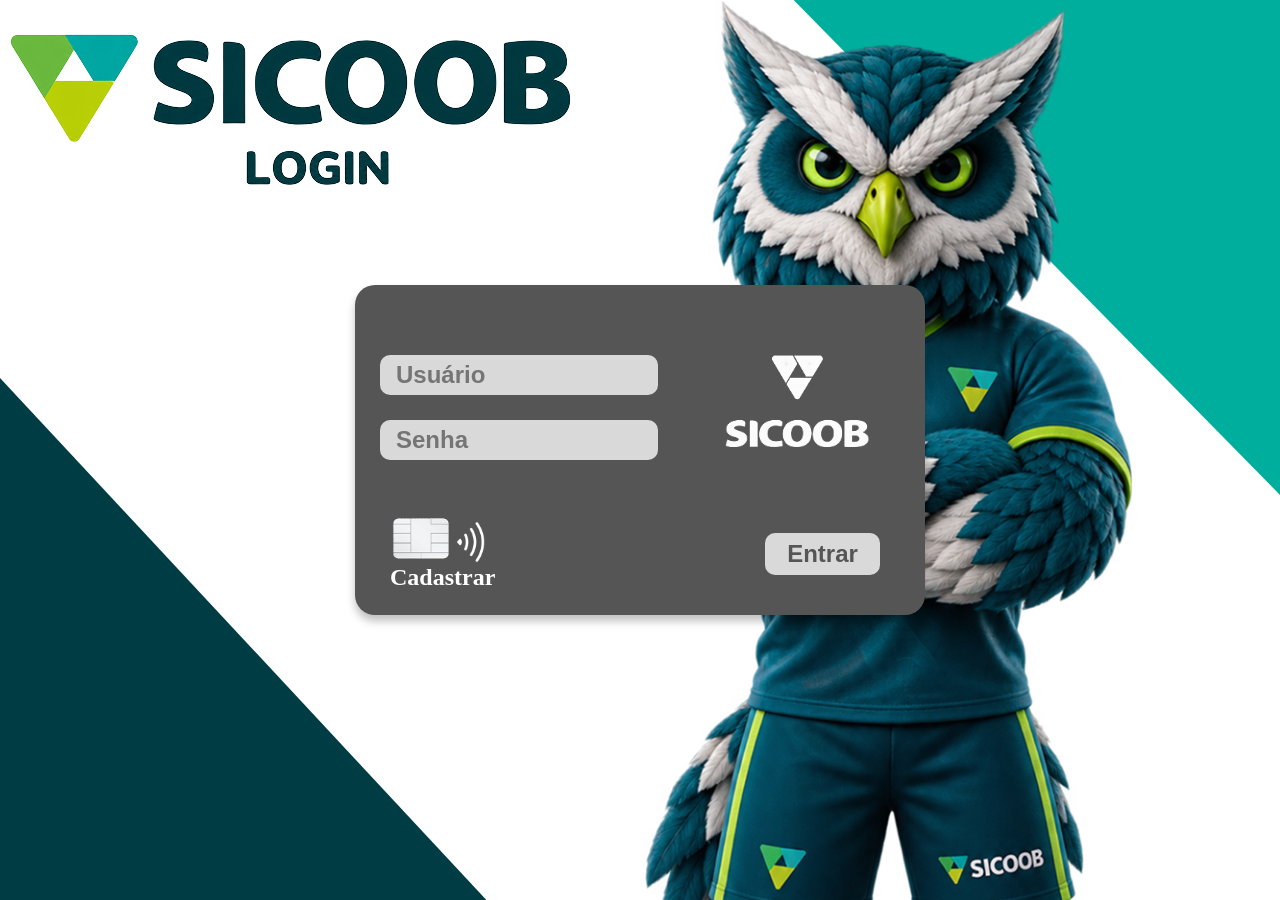
<file: index.html>
<!DOCTYPE html>
<html lang="pt-BR">
<head>
    <meta charset="UTF-8">
    <meta name="viewport" content="width=device-width, initial-scale=1.0">
    <title>Document</title>
    <link rel="stylesheet" href="css/Login2.0.css">
</head>
<body>

    <main>
        <section class="conteiner">
            <div class="logo">
                <img src="img/logo.png" alt="Logo do Sicoob">
            </div>
            <form class="form">
                <input type="text" placeholder="Usuário" id="usuario">
                <input class="senha" type="password" placeholder="Senha" id="senha2">
                <button id="button">Entrar</button>
                <a href="">Cadastrar</a>
                <img class="logo-cartao" src="img/Logo2.png" alt="Logo">
                <img class="nome-cartao" src="img/Sicoob.png" alt="Logo">
                <img class="chip" src="img/chip.png" alt="Logo">
                <img class="rede" src="img/rede.png" alt="Logo">
            </form>
            <div class="mascote">
                <img src="img/mascote.png" alt="mascote">
            </div>
            <div class="verde"></div>
            <div class="verdeEscuro"></div>
        </section>
    </main>
</body>
<script src="js/Login.js"></script>
</html>
</file>
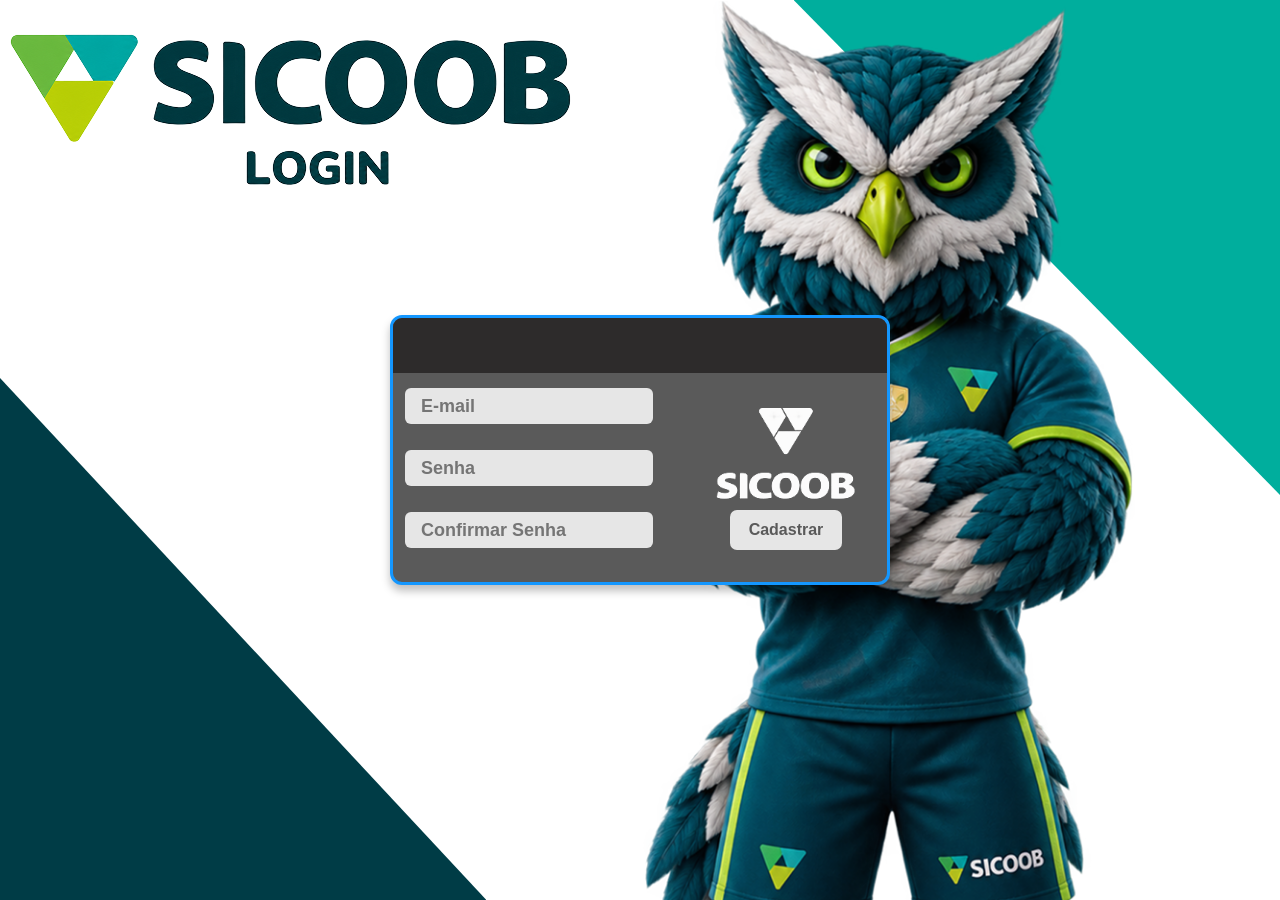
<file: cadastro.html>
<!DOCTYPE html>
<html lang="pt-BR">
<head>
    <meta charset="UTF-8">
    <meta name="viewport" content="width=device-width, initial-scale=1.0">
    <title>Document</title>
    <link rel="stylesheet" href="css/Login.css">
    <link rel="stylesheet" href="css/cadastro.css">
</head>
<body>
    <main>
        <section class="conteiner">
            <div class="logo">
                <img src="img/logo.png" alt="Logo do Sicoob">
            </div>
            <form class="form">
                <div class="linha"></div>
                <input type="email" placeholder="E-mail" required>
                <input class="senha" type="password" placeholder="Senha"required>
                <input class="senha" type="password" placeholder="Confirmar Senha"required>
                <button type="submit">Cadastrar</button>
                <img class="logo-cartao" src="img/Logo2.png" alt="Logo">
                <img class="nome-cartao" src="img/Sicoob.png" alt="Logo">
            </form>
            <div class="mascote">
                <img src="img/mascote.png" alt="mascote">
            </div>
            <div class="verde"></div>
            <div class="verdeEscuro"></div>
        </section>
    </main>
</body>
</html>
</file>
<file: css/Login2.0.css>
:root{
    --verde: #00AE9D;
    --Verde-Escuro: #003C44;
    --Cinza: #555555;
    --Cinza-Claro: #D9D9D9;
    --Branco: #FFFFFF;

    /*Borda*/
    --Borda: 10px;
    --Borda-cartao: 20px;
    
    /*Letra*/
    --Letra: 24px;
    --cor-letra: #555555;

    /*cortar*/
    --overflow: hidden;

    /*Z-index*/
    --camada0: 0;
    --camada1: 1;
    
    
}



body{
    margin: 0;
}

.conteiner{
  position: relative;
  width: 100vw;
  height: 100vh;
  background: var(--Branco);
  overflow: hidden;
}
.verde{
    position: absolute;
    top: 0;
    right: 0;
    width: 38%;
    height: 55%;
    background: var(--verde);
    clip-path: polygon(0 0, 100% 0, 100% 100%);
    z-index: var(--camada0);
}

.verdeEscuro{
    position: absolute;
    bottom: 0;
    left: 0;
    width: 38%;
    height: 58%;
    background: var(--Verde-Escuro);
    clip-path: polygon(0 0, 100% 100%, 0 100%);
    z-index: var(--camada0);
}

.mascote{
    position: absolute;
    right: 0;
    bottom: -5px;
    z-index: var(--camada1);
}

.mascote img{
    height: 100vh;
}

.form{
    position: absolute;
    top: 50%;
    left: 50%;
    transform: translate(-50%, -50%);
    width: 570px;
    height: 330px;
    background:var(--Cinza);
    border-radius: var(--Borda-cartao);
    box-shadow: 0 6px 8px rgba(0, 0, 0, 0.25);
    z-index: 2;
    padding-top: 45px;
    box-sizing: border-box;
}

.form input{
    display: block;
    width: 260px;
    height: 38px;
    margin: 25px 0 0 25px;
    border: 0;
    border-radius: var(--Borda);
    background: var(--Cinza-Claro);
    color: var(--cor-letra);
    font-size: var(--Letra);
    font-weight: bold;
    padding-left: 16px;
    outline: none;
}

.form br{
    display: none;
}

.form button{
    position: absolute;
    right: 45px;
    bottom: 40px;
    width: 115px;
    height: 42px;
    border: 0;
    border-radius: var(--Borda);
    background: var(--Cinza-Claro);
    color: var(--cor-letra);
    font-size: var(--Letra);
    font-weight: bold;
}

.form a{
    position: absolute;
    left: 35px;
    bottom: 24px;
    color: white;
    font-size: var(--Letra);
    font-weight: bold;
    text-decoration: none;
}

.form img{
    position: absolute;
}

.logo-cartao{
    right: 100px;
    top: 65px;
    width: 55px;
}

.nome-cartao{
    right: 55px;
    top: 125px;
    width: 145px;
}

.chip{
    left: 35px;
    bottom: 52px;
    width: 62px;
}

.rede{
    left: 95px;
    bottom: 52px;
    width: 42px;
}

.logo{
    position: relative;
    z-index: var(--camada1);
}

@media (max-width: 768px) {
    .conteiner{
        width: calc(100% - 30px);
        position: relative;
        background: var(--Branco);
        overflow: hidden;
    }
    
   .form{
    position: absolute;
    transform: translate(-50%, -50%);
    width: 380px;
    height: 480px;
    background:var(--Cinza);
    border-radius: var(--Borda-cartao);
    box-shadow: 0 6px 8px rgba(0, 0, 0, 0.25);
    z-index: 2;
   padding-top: 110px;
    box-sizing: border-box;
    
    
   }

   .mascote{
    display:none;
}
.logo{
   display:none;
}
.form input{
    display: block;
    width: 300px;
    height: 38px;
    margin-top: 25px;
    margin-left: 25px;
    
    border: 0;
    border-radius: var(--Borda);
    background: var(--Cinza-Claro);
    color: var(--cor-letra);
    font-size: var(--Letra);
    font-weight: bold;
    padding-left: 16px;
    outline: none;
}

.form button{
    position: absolute;
    right: 36px;
    bottom: 150px;
    width: 115px;
    height: 38px;
    border: 0;
    border-radius: var(--Borda);
    background: var(--Cinza-Claro);
    color: var(--cor-letra);
    font-size: var(--Letra);
    font-weight: bold;
}

.logo-cartao{
    right: 300px;
    top: 30px;
    width: 55px;
}

.nome-cartao{
    right: 140px;
    top: 30px;
    width: 145px;
}
}
</file>
<file: css/Login.css>
body{
    margin: 0;
}

.conteiner{
  position: relative;
  width: 100vw;
  height: 100vh;
  background: white;
  overflow: hidden;
}
.verde{
    position: absolute;
    top: 0;
    right: 0;
    width: 38%;
    height: 55%;
    background: #00AE9D;
    clip-path: polygon(0 0, 100% 0, 100% 100%);
    z-index: 0;
}

.verdeEscuro{
    position: absolute;
    bottom: 0;
    left: 0;
    width: 38%;
    height: 58%;
    background: #003C46;
    clip-path: polygon(0 0, 100% 100%, 0 100%);
    z-index: 0;
}

.mascote{
    position: absolute;
    right: 0;
    bottom: -5px;
    z-index: 1;
}

.mascote img{
    height: 100vh;
}

.form{
    position: absolute;
    top: 50%;
    left: 50%;
    transform: translate(-50%, -50%);
    width: 570px;
    height: 330px;
    background: #5a5a5a;
    border-radius: 12px;
    box-shadow: 0 6px 8px rgba(0, 0, 0, 0.25);
    z-index: 2;
    padding-top: 45px;
    box-sizing: border-box;
}

.form input{
    display: block;
    width: 260px;
    height: 38px;
    margin-top: 25px;
    margin-left: 35px;
    border: 0;
    border-radius: 6px;
    background: #e6e6e6;
    color: #5a5a5a;
    font-size: 16px;
    font-weight: bold;
    padding-left: 16px;
    outline: none;
}

.form br{
    display: none;
}

.form button{
    position: absolute;
    right: 45px;
    bottom: 40px;
    width: 115px;
    height: 42px;
    border: 0;
    border-radius: 7px;
    background: #e6e6e6;
    color: #5a5a5a;
    font-size: 16px;
    font-weight: bold;
}

.form a{
    position: absolute;
    left: 35px;
    bottom: 24px;
    color: white;
    font-size: 16px;
    font-weight: bold;
    text-decoration: none;
}

.form img{
    position: absolute;
}

.logo-cartao{
    right: 100px;
    top: 65px;
    width: 55px;
}

.nome-cartao{
    right: 55px;
    top: 125px;
    width: 145px;
}

.chip{
    left: 35px;
    bottom: 52px;
    width: 62px;
}

.rede{
    left: 95px;
    bottom: 52px;
    width: 42px;
}

.logo{
    position: relative;
    z-index: 1;
}
</file>
<file: css/cadastro.css>
.linha {
  position: absolute;
  top: 0;
  left: 0;
  height: 55px;
  width: 100%;
  background: #2d2b2b;
  z-index: 0;
}

.form {
  width: 500px;
  height: 270px;
  padding-top: 70px;
  border: 3px solid #1497ff;
  overflow: hidden;
}

.form input {
  width: 230px;
  height: 34px;
  margin-top: 0;
  margin-left: 12px;
  margin-bottom: 26px;
  font-size: 18px;
}

.form button {
  right: 45px;
  bottom: 32px;
  width: 112px;
  height: 40px;
}

.logo-cartao {
  right: 72px;
  top: 84px;
  width: 58px;
}

.nome-cartao {
  right: 31px;
  top: 145px;
  width: 140px;
}
</file>
